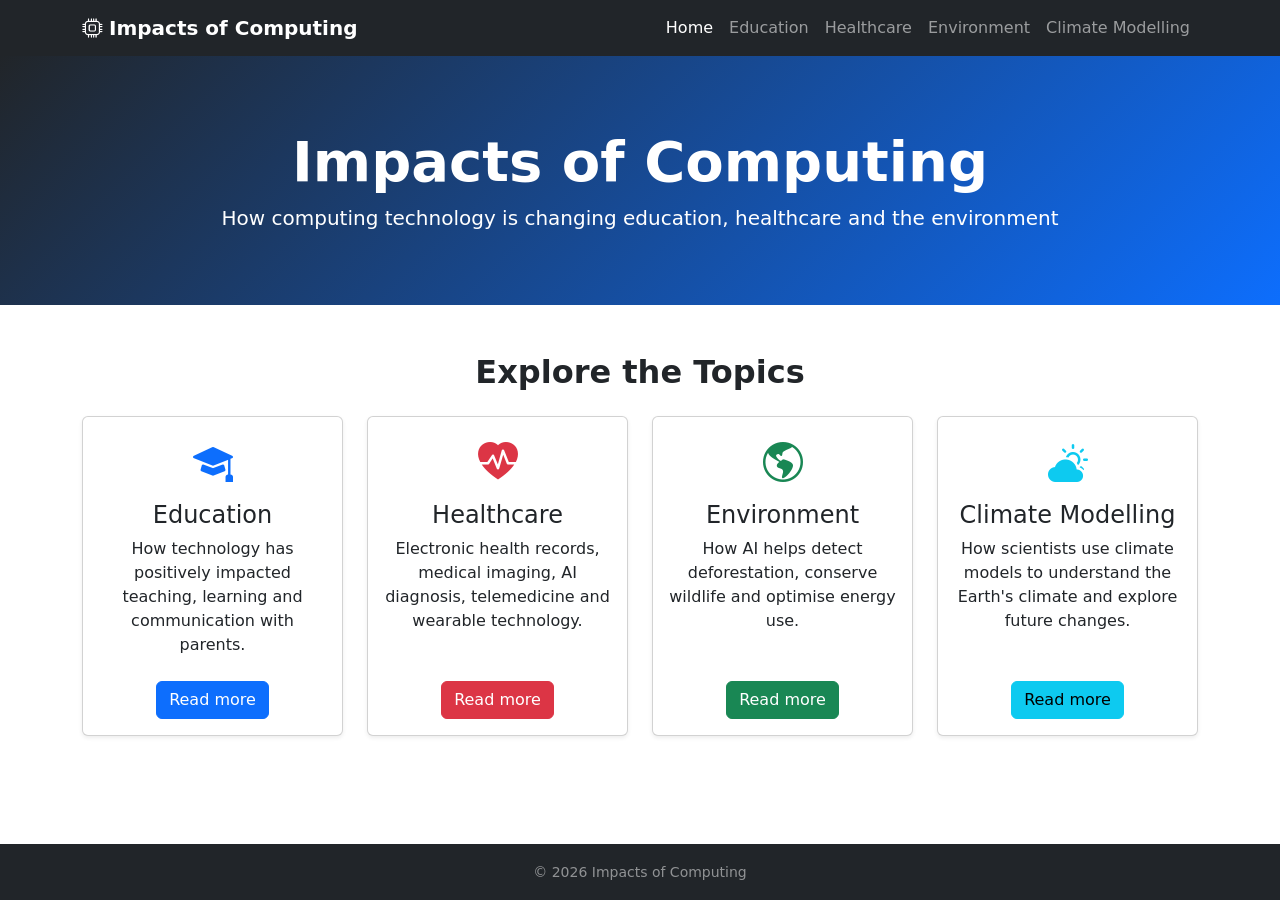
<file: index.html>
<!DOCTYPE html>
<html lang="en">
<head>
  <meta charset="UTF-8">
  <meta name="viewport" content="width=device-width, initial-scale=1">
  <title>Impacts of Computing</title>
  <link href="https://cdn.jsdelivr.net/npm/bootstrap@5.3.3/dist/css/bootstrap.min.css" rel="stylesheet">
  <link href="https://cdn.jsdelivr.net/npm/bootstrap-icons@1.11.3/font/bootstrap-icons.min.css" rel="stylesheet">
  <link href="css/style.css" rel="stylesheet">
</head>
<body>

  <!-- Navigation -->
  <nav class="navbar navbar-expand-lg navbar-dark bg-dark sticky-top">
    <div class="container">
      <a class="navbar-brand fw-bold" href="index.html">
        <i class="bi bi-cpu"></i> Impacts of Computing
      </a>
      <button class="navbar-toggler" type="button" data-bs-toggle="collapse" data-bs-target="#mainNav"
        aria-controls="mainNav" aria-expanded="false" aria-label="Toggle navigation">
        <span class="navbar-toggler-icon"></span>
      </button>
      <div class="collapse navbar-collapse" id="mainNav">
        <ul class="navbar-nav ms-auto">
          <li class="nav-item"><a class="nav-link active" aria-current="page" href="index.html">Home</a></li>
          <li class="nav-item"><a class="nav-link" href="Impacts%20on%20Education.html">Education</a></li>
          <li class="nav-item"><a class="nav-link" href="ImpactsOnHealthcare.html">Healthcare</a></li>
          <li class="nav-item"><a class="nav-link" href="environment.html">Environment</a></li>
          <li class="nav-item"><a class="nav-link" href="Climate%20Modelling.html">Climate Modelling</a></li>
        </ul>
      </div>
    </div>
  </nav>

  <!-- Hero -->
  <header class="hero text-white text-center py-5">
    <div class="container py-4">
      <h1 class="display-4 fw-bold">Impacts of Computing</h1>
      <p class="lead mb-0">How computing technology is changing education, healthcare and the environment</p>
    </div>
  </header>

  <main>

    <!-- Topics -->
    <section class="py-5">
      <div class="container">
        <h2 class="fw-bold text-center mb-4">Explore the Topics</h2>
        <div class="row g-4">

          <div class="col-md-6 col-lg-3">
            <div class="card card-hover h-100 shadow-sm text-center">
              <div class="card-body">
                <i class="bi bi-mortarboard-fill topic-icon text-primary"></i>
                <h3 class="h4 card-title mt-2">Education</h3>
                <p class="card-text">How technology has positively impacted teaching, learning and communication with parents.</p>
              </div>
              <div class="card-footer bg-transparent border-0 pb-3">
                <a href="Impacts%20on%20Education.html" class="btn btn-primary">Read more</a>
              </div>
            </div>
          </div>

          <div class="col-md-6 col-lg-3">
            <div class="card card-hover h-100 shadow-sm text-center">
              <div class="card-body">
                <i class="bi bi-heart-pulse-fill topic-icon text-danger"></i>
                <h3 class="h4 card-title mt-2">Healthcare</h3>
                <p class="card-text">Electronic health records, medical imaging, AI diagnosis, telemedicine and wearable technology.</p>
              </div>
              <div class="card-footer bg-transparent border-0 pb-3">
                <a href="ImpactsOnHealthcare.html" class="btn btn-danger">Read more</a>
              </div>
            </div>
          </div>

          <div class="col-md-6 col-lg-3">
            <div class="card card-hover h-100 shadow-sm text-center">
              <div class="card-body">
                <i class="bi bi-globe-americas topic-icon text-success"></i>
                <h3 class="h4 card-title mt-2">Environment</h3>
                <p class="card-text">How AI helps detect deforestation, conserve wildlife and optimise energy use.</p>
              </div>
              <div class="card-footer bg-transparent border-0 pb-3">
                <a href="environment.html" class="btn btn-success">Read more</a>
              </div>
            </div>
          </div>

          <div class="col-md-6 col-lg-3">
            <div class="card card-hover h-100 shadow-sm text-center">
              <div class="card-body">
                <i class="bi bi-cloud-sun-fill topic-icon text-info"></i>
                <h3 class="h4 card-title mt-2">Climate Modelling</h3>
                <p class="card-text">How scientists use climate models to understand the Earth's climate and explore future changes.</p>
              </div>
              <div class="card-footer bg-transparent border-0 pb-3">
                <a href="Climate%20Modelling.html" class="btn btn-info">Read more</a>
              </div>
            </div>
          </div>



        </div>
      </div>
    </section>

  </main>

  <!-- Footer -->
  <footer class="bg-dark text-white-50 text-center py-3">
    <small>&copy; 2026 Impacts of Computing</small>
  </footer>

  <script src="https://cdn.jsdelivr.net/npm/bootstrap@5.3.3/dist/js/bootstrap.bundle.min.js"></script>
</body>
</html>
</file>
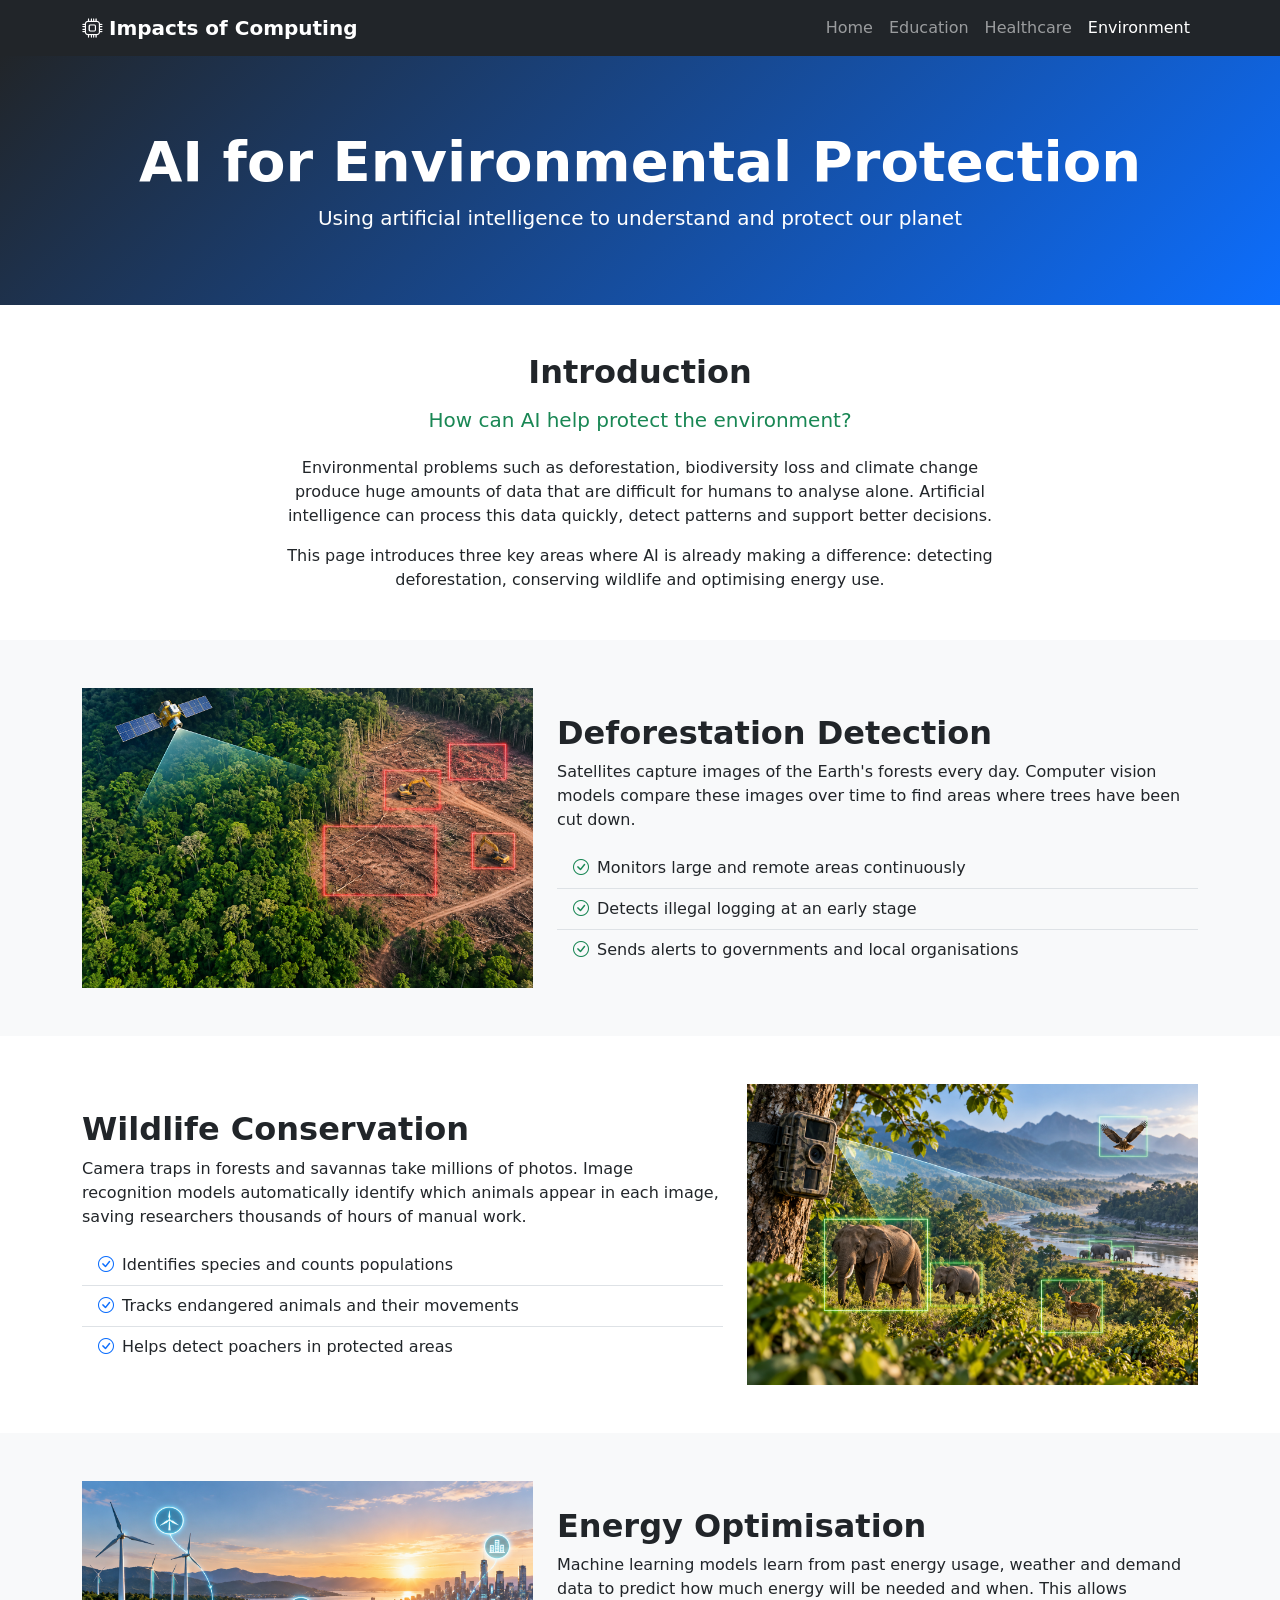
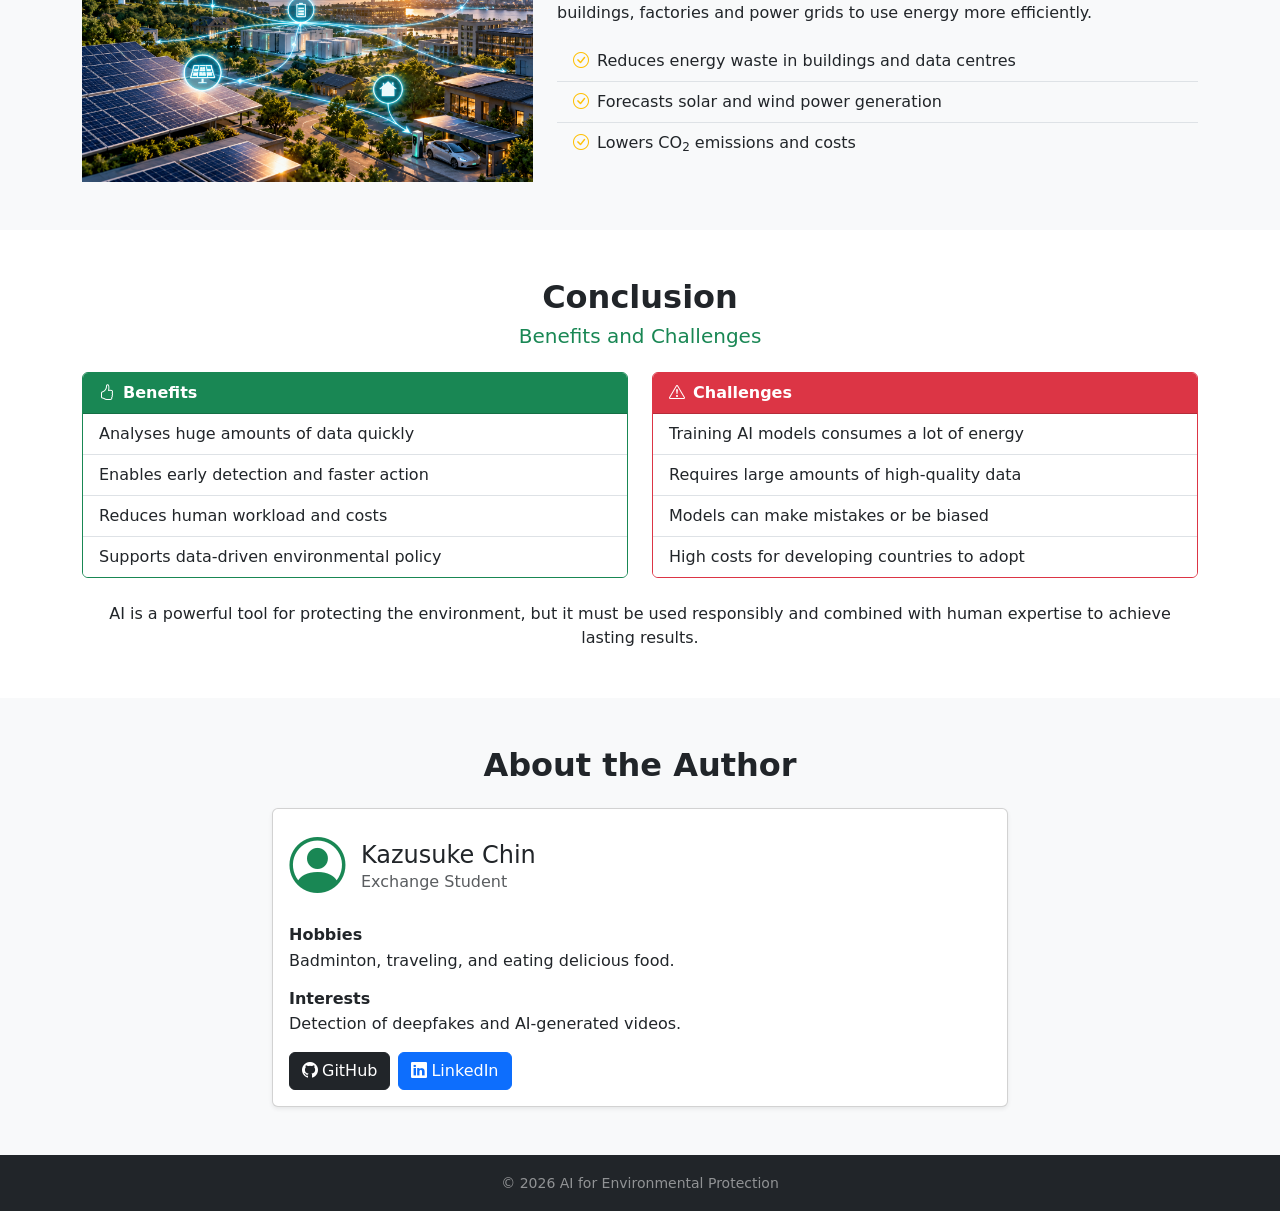
<file: environment.html>
<!DOCTYPE html>
<html lang="en">
<head>
  <meta charset="UTF-8">
  <meta name="viewport" content="width=device-width, initial-scale=1">
  <title>AI for Environmental Protection</title>
  <link href="https://cdn.jsdelivr.net/npm/bootstrap@5.3.3/dist/css/bootstrap.min.css" rel="stylesheet">
  <link href="https://cdn.jsdelivr.net/npm/bootstrap-icons@1.11.3/font/bootstrap-icons.min.css" rel="stylesheet">
  <link href="css/style.css" rel="stylesheet">
</head>
<body>

  <!-- Navigation -->
  <nav class="navbar navbar-expand-lg navbar-dark bg-dark sticky-top">
    <div class="container">
      <a class="navbar-brand fw-bold" href="index.html">
        <i class="bi bi-cpu"></i> Impacts of Computing
      </a>
      <button class="navbar-toggler" type="button" data-bs-toggle="collapse" data-bs-target="#mainNav"
        aria-controls="mainNav" aria-expanded="false" aria-label="Toggle navigation">
        <span class="navbar-toggler-icon"></span>
      </button>
      <div class="collapse navbar-collapse" id="mainNav">
        <ul class="navbar-nav ms-auto">
          <li class="nav-item"><a class="nav-link" href="index.html">Home</a></li>
          <li class="nav-item"><a class="nav-link" href="Impacts%20on%20Education.html">Education</a></li>
          <li class="nav-item"><a class="nav-link" href="ImpactsOnHealthcare.html">Healthcare</a></li>
          <li class="nav-item"><a class="nav-link active" aria-current="page" href="environment.html">Environment</a></li>
        </ul>
      </div>
    </div>
  </nav>

  <!-- Hero -->
  <header class="hero text-white text-center py-5">
    <div class="container py-4">
      <h1 class="display-4 fw-bold">AI for Environmental Protection</h1>
      <p class="lead mb-0">Using artificial intelligence to understand and protect our planet</p>
    </div>
  </header>

  <main>

    <!-- Introduction -->
    <section id="introduction" class="py-5">
      <div class="container">
        <div class="row justify-content-center">
          <div class="col-lg-8 text-center">
            <h2 class="fw-bold mb-3">Introduction</h2>
            <h5 class="text-success mb-4">How can AI help protect the environment?</h5>
            <p>
              Environmental problems such as deforestation, biodiversity loss and climate change
              produce huge amounts of data that are difficult for humans to analyse alone.
              Artificial intelligence can process this data quickly, detect patterns and support
              better decisions.
            </p>
            <p class="mb-0">
              This page introduces three key areas where AI is already making a difference:
              detecting deforestation, conserving wildlife and optimising energy use.
            </p>
          </div>
        </div>
      </div>
    </section>

    <!-- Deforestation Detection -->
    <section id="deforestation" class="py-5 bg-light">
      <div class="container">
        <div class="row align-items-center g-4">
          <div class="col-md-5 text-center">
            <img src="img/deforestation.png" alt="Deforestation" class="img-fluid">
          </div>
          <div class="col-md-7">
            <h2 class="fw-bold mt-2">Deforestation Detection</h2>
            <p>
              Satellites capture images of the Earth's forests every day. Computer vision models
              compare these images over time to find areas where trees have been cut down.
            </p>
            <ul class="list-group list-group-flush">
              <li class="list-group-item bg-transparent"><i class="bi bi-check-circle text-success me-2"></i>Monitors large and remote areas continuously</li>
              <li class="list-group-item bg-transparent"><i class="bi bi-check-circle text-success me-2"></i>Detects illegal logging at an early stage</li>
              <li class="list-group-item bg-transparent"><i class="bi bi-check-circle text-success me-2"></i>Sends alerts to governments and local organisations</li>
            </ul>
          </div>
        </div>
      </div>
    </section>

    <!-- Wildlife Conservation -->
    <section id="wildlife" class="py-5">
      <div class="container">
        <div class="row align-items-center g-4 flex-md-row-reverse">
          <div class="col-md-5 text-center">
            <img src="img/wildlife.png" alt="Wildlife" class="img-fluid">
          </div>
          <div class="col-md-7">
            <h2 class="fw-bold mt-2">Wildlife Conservation</h2>
            <p>
              Camera traps in forests and savannas take millions of photos. Image recognition
              models automatically identify which animals appear in each image, saving
              researchers thousands of hours of manual work.
            </p>
            <ul class="list-group list-group-flush">
              <li class="list-group-item"><i class="bi bi-check-circle text-primary me-2"></i>Identifies species and counts populations</li>
              <li class="list-group-item"><i class="bi bi-check-circle text-primary me-2"></i>Tracks endangered animals and their movements</li>
              <li class="list-group-item"><i class="bi bi-check-circle text-primary me-2"></i>Helps detect poachers in protected areas</li>
            </ul>
          </div>
        </div>
      </div>
    </section>

    <!-- Energy Optimisation -->
    <section id="energy" class="py-5 bg-light">
      <div class="container">
        <div class="row align-items-center g-4">
          <div class="col-md-5 text-center">
            <img src="img/energy.png" alt="Energy" class="img-fluid">
          </div>
          <div class="col-md-7">
            <h2 class="fw-bold mt-2">Energy Optimisation</h2>
            <p>
              Machine learning models learn from past energy usage, weather and demand data to
              predict how much energy will be needed and when. This allows buildings, factories
              and power grids to use energy more efficiently.
            </p>
            <ul class="list-group list-group-flush">
              <li class="list-group-item bg-transparent"><i class="bi bi-check-circle text-warning me-2"></i>Reduces energy waste in buildings and data centres</li>
              <li class="list-group-item bg-transparent"><i class="bi bi-check-circle text-warning me-2"></i>Forecasts solar and wind power generation</li>
              <li class="list-group-item bg-transparent"><i class="bi bi-check-circle text-warning me-2"></i>Lowers CO<sub>2</sub> emissions and costs</li>
            </ul>
          </div>
        </div>
      </div>
    </section>

    <!-- Conclusion -->
    <section id="conclusion" class="py-5">
      <div class="container">
        <div class="text-center mb-4">
          <h2 class="fw-bold">Conclusion</h2>
          <h5 class="text-success">Benefits and Challenges</h5>
        </div>
        <div class="row g-4">
          <div class="col-md-6">
            <div class="card h-100 border-success">
              <div class="card-header bg-success text-white fw-bold">
                <i class="bi bi-hand-thumbs-up me-2"></i>Benefits
              </div>
              <ul class="list-group list-group-flush">
                <li class="list-group-item">Analyses huge amounts of data quickly</li>
                <li class="list-group-item">Enables early detection and faster action</li>
                <li class="list-group-item">Reduces human workload and costs</li>
                <li class="list-group-item">Supports data-driven environmental policy</li>
              </ul>
            </div>
          </div>
          <div class="col-md-6">
            <div class="card h-100 border-danger">
              <div class="card-header bg-danger text-white fw-bold">
                <i class="bi bi-exclamation-triangle me-2"></i>Challenges
              </div>
              <ul class="list-group list-group-flush">
                <li class="list-group-item">Training AI models consumes a lot of energy</li>
                <li class="list-group-item">Requires large amounts of high-quality data</li>
                <li class="list-group-item">Models can make mistakes or be biased</li>
                <li class="list-group-item">High costs for developing countries to adopt</li>
              </ul>
            </div>
          </div>
        </div>
        <p class="text-center mt-4 mb-0">
          AI is a powerful tool for protecting the environment, but it must be used responsibly
          and combined with human expertise to achieve lasting results.
        </p>
      </div>
    </section>

    <!-- Author -->
    <section id="author" class="py-5 bg-light">
      <div class="container">
        <h2 class="fw-bold text-center mb-4">About the Author</h2>
        <div class="row justify-content-center">
          <div class="col-lg-8">
            <div class="card shadow-sm">
              <div class="card-body">
                <div class="d-flex align-items-center mb-3">
                  <i class="bi bi-person-circle author-icon text-success me-3"></i>
                  <div>
                    <h4 class="card-title mb-0">Kazusuke Chin</h4>
                    <p class="text-muted mb-0">Exchange Student</p>
                  </div>
                </div>
                <h6 class="fw-bold mb-1">Hobbies</h6>
                <p class="card-text">Badminton, traveling, and eating delicious food.</p>
                <h6 class="fw-bold mb-1">Interests</h6>
                <p class="card-text">Detection of deepfakes and AI-generated videos.</p>

                <div class="d-flex flex-wrap gap-2">
                  <a href="https://github.com/kazusukechin" class="btn btn-dark" target="_blank" rel="noopener noreferrer">
                    <i class="bi bi-github me-1"></i>GitHub
                  </a>
                  <a href="https://www.linkedin.com/in/kazusuke-chin-819ba3314/" class="btn btn-primary" target="_blank" rel="noopener noreferrer">
                    <i class="bi bi-linkedin me-1"></i>LinkedIn
                  </a>
                </div>
              </div>
            </div>
          </div>
        </div>
      </div>
    </section>

  </main>

  <!-- Footer -->
  <footer class="bg-dark text-white-50 text-center py-3">
    <small>&copy; 2026 AI for Environmental Protection</small>
  </footer>

  <script src="https://cdn.jsdelivr.net/npm/bootstrap@5.3.3/dist/js/bootstrap.bundle.min.js"></script>
</body>
</html>
</file>
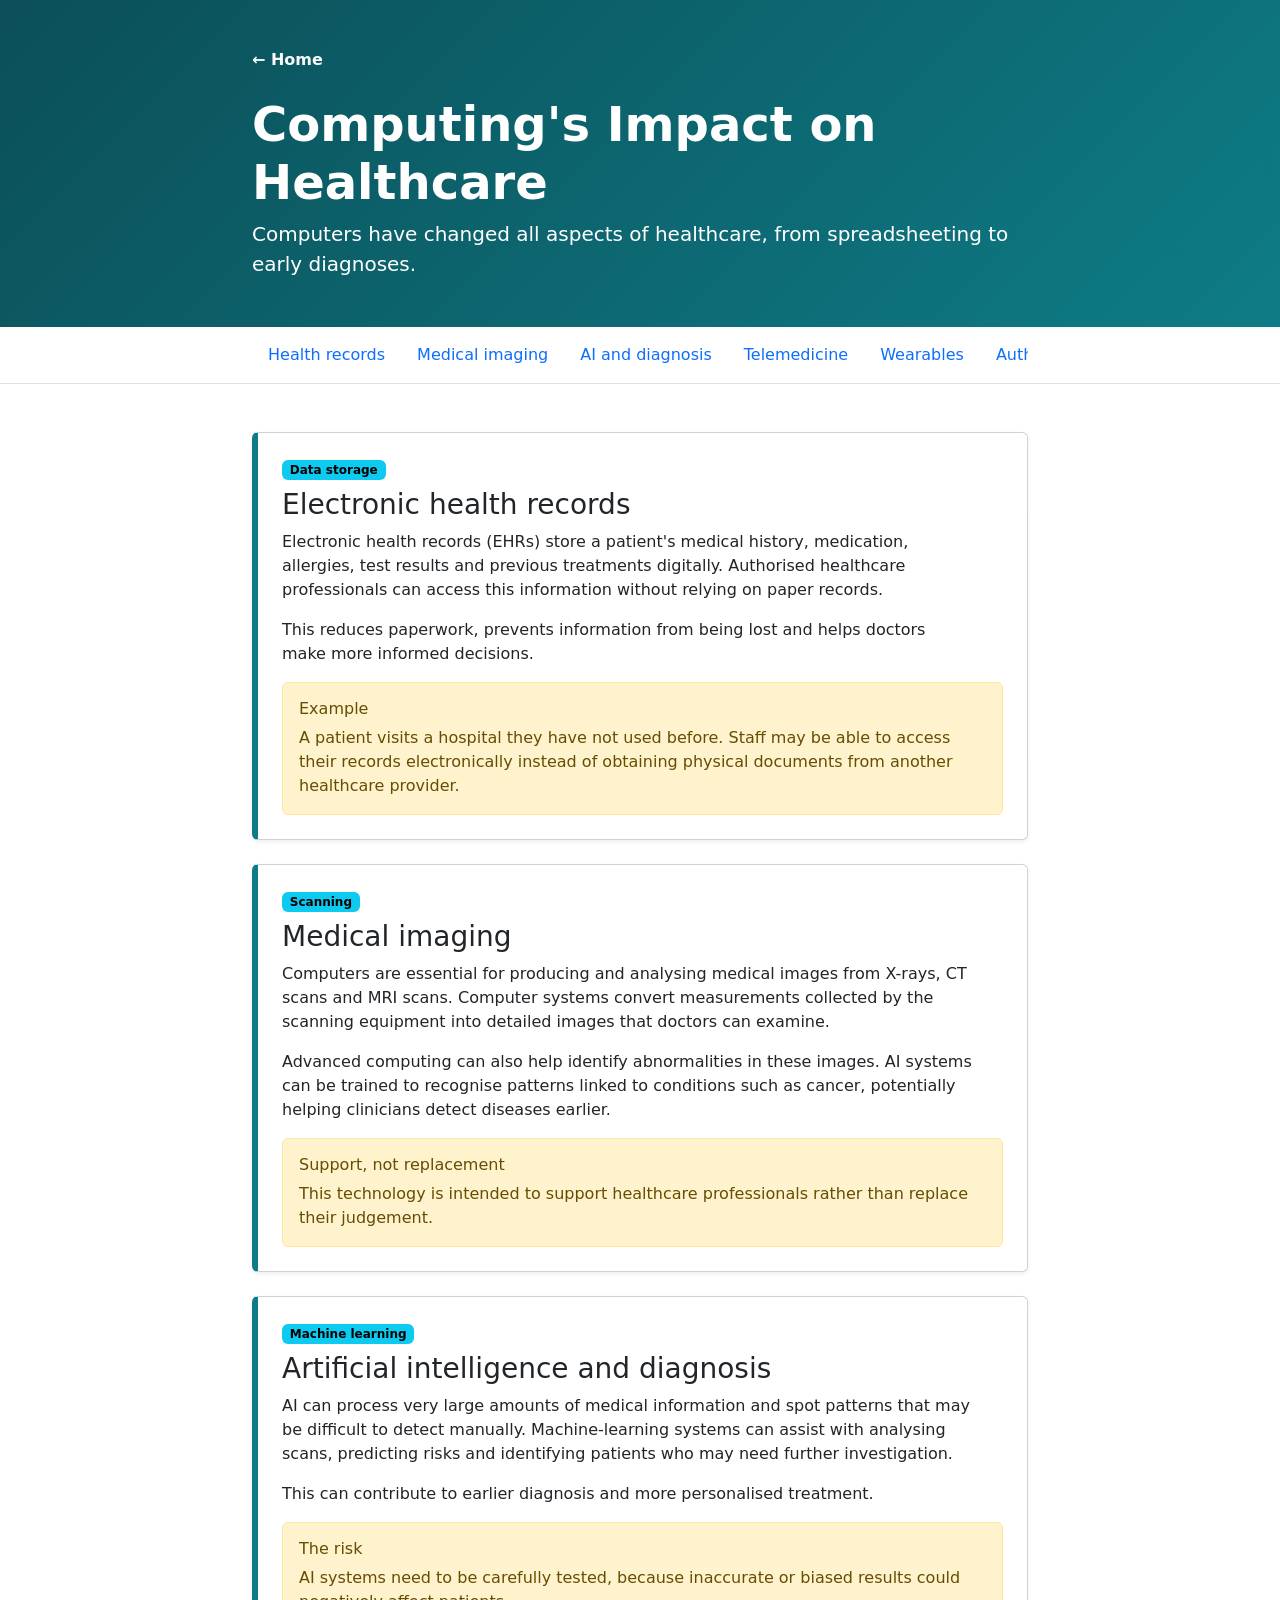
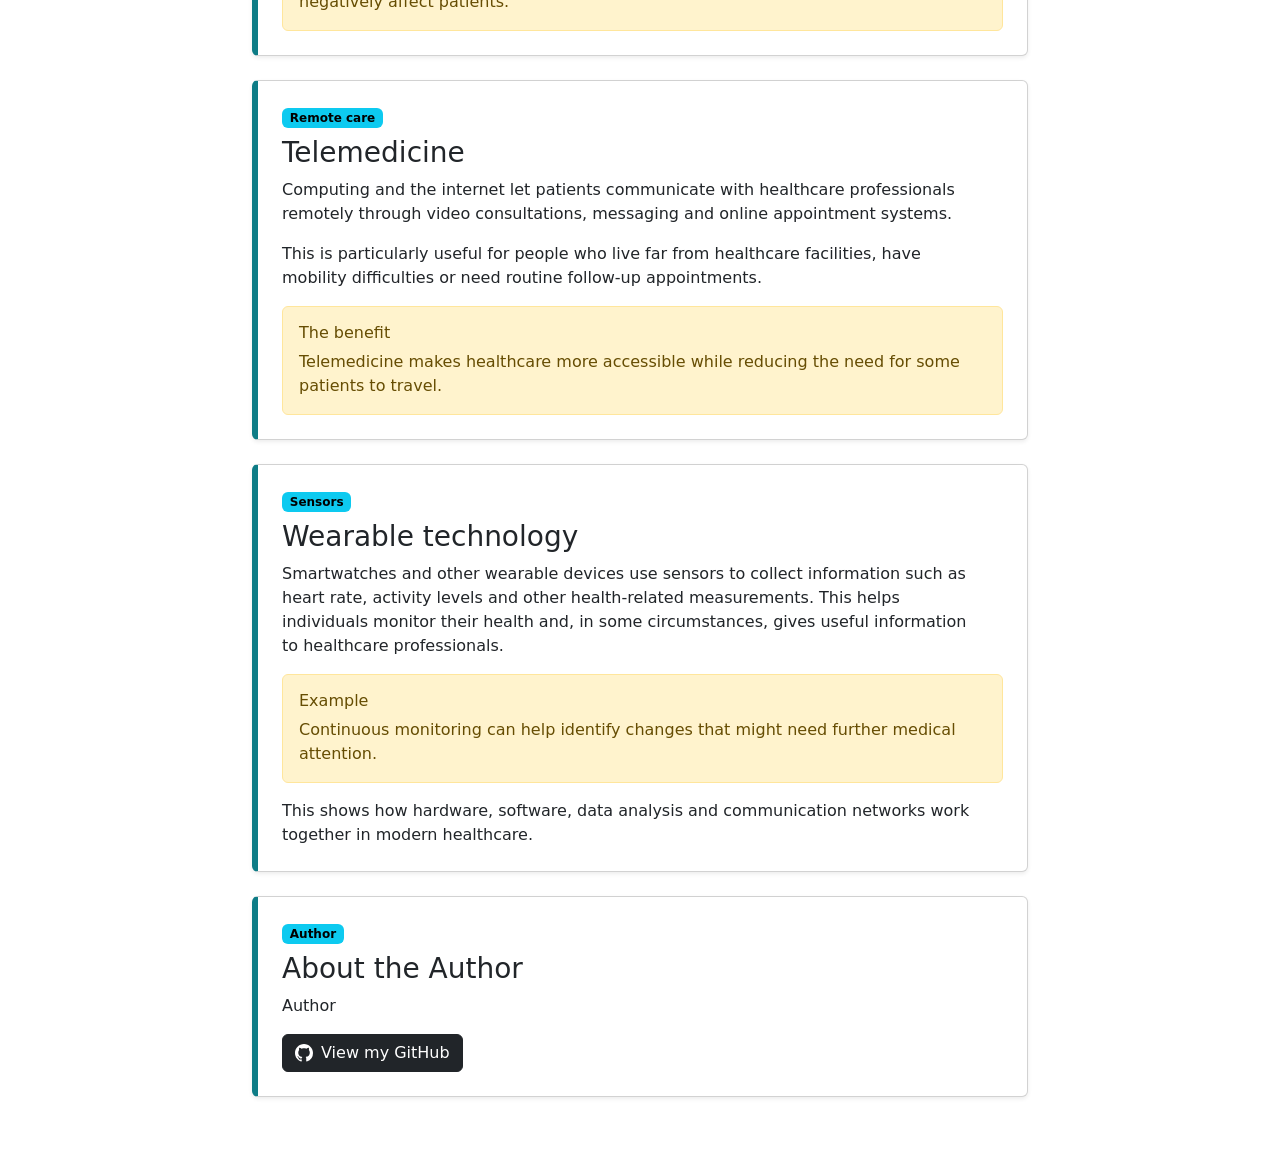
<file: ImpactsOnHealthcare.html>
<!DOCTYPE html>
<html lang="en">
<head>
    <meta charset="utf-8">
    <meta http-equiv="X-UA-Compatible" content="IE=edge">
    <meta name="viewport" content="width=device-width, initial-scale=1">
    <meta name="description" content="How computing has changed healthcare, from electronic records to wearable technology.">
    <title>Impacts on Healthcare</title>
    <link href="https://cdn.jsdelivr.net/npm/bootstrap@5.3.3/dist/css/bootstrap.min.css" rel="stylesheet">
    <style>
        @media (prefers-reduced-motion: no-preference) { html { scroll-behavior: smooth; } }
        section { scroll-margin-top: 5rem; }
        main { padding-bottom: 40vh !important; }
        .hero { background: linear-gradient(135deg, #0b4f58, #0e7c86); }
        .card { border-left: 6px solid #0e7c86; }
        .card p { max-width: 68ch; }
    </style>
    <script>
        // Match Bootstrap's theme to the viewer's light/dark setting
        document.documentElement.setAttribute('data-bs-theme',
            window.matchMedia('(prefers-color-scheme: dark)').matches ? 'dark' : 'light');
    </script>
</head>
<body>
    <header class="hero text-white py-5">
        <div class="container" style="max-width: 800px;">
            <a href="index.html" class="link-light fw-semibold text-decoration-none d-inline-block mb-4">&larr; Home</a>
            <h1 class="display-5 fw-bold">Computing's Impact on Healthcare</h1>
            <p class="lead mb-0">Computers have changed all aspects of healthcare, from spreadsheeting to early diagnoses.</p>
        </div>
    </header>

    <nav id="topic-nav" class="navbar sticky-top bg-body border-bottom">
        <div class="container" style="max-width: 800px;">
            <ul class="nav nav-pills flex-nowrap overflow-auto w-100">
                <li class="nav-item"><a class="nav-link text-nowrap" href="#ehr">Health records</a></li>
                <li class="nav-item"><a class="nav-link text-nowrap" href="#imaging">Medical imaging</a></li>
                <li class="nav-item"><a class="nav-link text-nowrap" href="#ai">AI and diagnosis</a></li>
                <li class="nav-item"><a class="nav-link text-nowrap" href="#telemedicine">Telemedicine</a></li>
                <li class="nav-item"><a class="nav-link text-nowrap" href="#wearables">Wearables</a></li>
                <li class="nav-item"><a class="nav-link text-nowrap" href="#author">Author</a></li>
            </ul>
        </div>
    </nav>

    <main class="container py-5" style="max-width: 800px;">

        <section id="ehr" class="mb-4">
            <div class="card shadow-sm"><div class="card-body p-4">
                <span class="badge text-bg-info mb-2">Data storage</span>
                <h2 class="h3 card-title">Electronic health records</h2>
                <p>Electronic health records (EHRs) store a patient's medical history, medication, allergies, test results and previous treatments digitally. Authorised healthcare professionals can access this information without relying on paper records.</p>
                <p>This reduces paperwork, prevents information from being lost and helps doctors make more informed decisions.</p>
                <div class="alert alert-warning mb-0">
                    <h3 class="h6 alert-heading">Example</h3>
                    A patient visits a hospital they have not used before. Staff may be able to access their records electronically instead of obtaining physical documents from another healthcare provider.
                </div>
            </div></div>
        </section>

        <section id="imaging" class="mb-4">
            <div class="card shadow-sm"><div class="card-body p-4">
                <span class="badge text-bg-info mb-2">Scanning</span>
                <h2 class="h3 card-title">Medical imaging</h2>
                <p>Computers are essential for producing and analysing medical images from X-rays, CT scans and MRI scans. Computer systems convert measurements collected by the scanning equipment into detailed images that doctors can examine.</p>
                <p>Advanced computing can also help identify abnormalities in these images. AI systems can be trained to recognise patterns linked to conditions such as cancer, potentially helping clinicians detect diseases earlier.</p>
                <div class="alert alert-warning mb-0">
                    <h3 class="h6 alert-heading">Support, not replacement</h3>
                    This technology is intended to support healthcare professionals rather than replace their judgement.
                </div>
            </div></div>
        </section>

        <section id="ai" class="mb-4">
            <div class="card shadow-sm"><div class="card-body p-4">
                <span class="badge text-bg-info mb-2">Machine learning</span>
                <h2 class="h3 card-title">Artificial intelligence and diagnosis</h2>
                <p>AI can process very large amounts of medical information and spot patterns that may be difficult to detect manually. Machine-learning systems can assist with analysing scans, predicting risks and identifying patients who may need further investigation.</p>
                <p>This can contribute to earlier diagnosis and more personalised treatment.</p>
                <div class="alert alert-warning mb-0">
                    <h3 class="h6 alert-heading">The risk</h3>
                    AI systems need to be carefully tested, because inaccurate or biased results could negatively affect patients.
                </div>
            </div></div>
        </section>

        <section id="telemedicine" class="mb-4">
            <div class="card shadow-sm"><div class="card-body p-4">
                <span class="badge text-bg-info mb-2">Remote care</span>
                <h2 class="h3 card-title">Telemedicine</h2>
                <p>Computing and the internet let patients communicate with healthcare professionals remotely through video consultations, messaging and online appointment systems.</p>
                <p>This is particularly useful for people who live far from healthcare facilities, have mobility difficulties or need routine follow-up appointments.</p>
                <div class="alert alert-warning mb-0">
                    <h3 class="h6 alert-heading">The benefit</h3>
                    Telemedicine makes healthcare more accessible while reducing the need for some patients to travel.
                </div>
            </div></div>
        </section>

        <section id="wearables" class="mb-4">
            <div class="card shadow-sm"><div class="card-body p-4">
                <span class="badge text-bg-info mb-2">Sensors</span>
                <h2 class="h3 card-title">Wearable technology</h2>
                <p>Smartwatches and other wearable devices use sensors to collect information such as heart rate, activity levels and other health-related measurements. This helps individuals monitor their health and, in some circumstances, gives useful information to healthcare professionals.</p>
                <div class="alert alert-warning">
                    <h3 class="h6 alert-heading">Example</h3>
                    Continuous monitoring can help identify changes that might need further medical attention.
                </div>
                <p class="mb-0">This shows how hardware, software, data analysis and communication networks work together in modern healthcare.</p>
            </div></div>
        </section>

        <section id="author" class="mb-4">
            <div class="card shadow-sm"><div class="card-body p-4">
                <span class="badge text-bg-info mb-2">Author</span>
                <h2 class="h3 card-title">About the Author</h2>
                <p>Author</p> <!--who was the author-->
                <a href="https://github.com/AJRThomas"
                class="btn btn-dark d-inline-flex align-items-center gap-2"
                target="_blank" rel="noopener noreferrer">
                    <svg xmlns="http://www.w3.org/2000/svg" width="18" height="18" fill="currentColor" viewBox="0 0 16 16" aria-hidden="true">
                        <path d="M8 0C3.58 0 0 3.58 0 8c0 3.54 2.29 6.53 5.47 7.59.4.07.55-.17.55-.38 0-.19-.01-.82-.01-1.49-2.01.37-2.53-.49-2.69-.94-.09-.23-.48-.94-.82-1.13-.28-.15-.68-.52-.01-.53.63-.01 1.08.58 1.23.82.72 1.21 1.87.87 2.33.66.07-.52.28-.87.51-1.07-1.78-.2-3.64-.89-3.64-3.95 0-.87.31-1.59.82-2.15-.08-.2-.36-1.02.08-2.12 0 0 .67-.21 2.2.82.64-.18 1.32-.27 2-.27s1.36.09 2 .27c1.53-1.04 2.2-.82 2.2-.82.44 1.1.16 1.92.08 2.12.51.56.82 1.27.82 2.15 0 3.07-1.87 3.75-3.65 3.95.29.25.54.73.54 1.48 0 1.07-.01 1.93-.01 2.2 0 .21.15.46.55.38A8.01 8.01 0 0 0 16 8c0-4.42-3.58-8-8-8z"/>
                    </svg>
                    View my GitHub
                </a>
            </div></div>
        </section>

    </main>

    <script src="https://cdn.jsdelivr.net/npm/bootstrap@5.3.3/dist/js/bootstrap.bundle.min.js"></script>
    <script>
        // Highlight the nav pill stuff 
        (function () {
            var links = Array.prototype.slice.call(document.querySelectorAll('#topic-nav .nav-link'));
            var sections = links.map(function (a) {
                return document.querySelector(a.getAttribute('href'));
            });

            function setActive(index) {
                links.forEach(function (a, i) { a.classList.toggle('active', i === index); });
            }

            function update() {
                var current = -1;
                sections.forEach(function (s, i) {
                    if (s.getBoundingClientRect().top <= 120) current = i;
                });
                setActive(current);
            }

            window.addEventListener('scroll', update, { passive: true });
            window.addEventListener('resize', update);
            links.forEach(function (a, i) {
                a.addEventListener('click', function () { setActive(i); });
            });
            update();
        })();
    </script>
</body>
</html>
</file>
<file: css/style.css>
/* Common styles shared by all pages. Load after Bootstrap. */

:root {
  --site-dark: #212529;
  --site-primary: #0d6efd;
  /* Pages can override this to give their hero a different colour */
  --hero-gradient: linear-gradient(135deg, var(--site-dark) 0%, var(--site-primary) 100%);
}

/* Keep anchor targets visible below the sticky navbar */
html {
  scroll-padding-top: 70px;
}

body {
  display: flex;
  flex-direction: column;
  min-height: 100vh;
}

main {
  flex: 1;
}

/* Hero header */
.hero {
  background: var(--hero-gradient);
}

/* Large icons used on cards and sections */
.topic-icon,
.section-icon {
  font-size: 2.5rem;
}

.author-icon {
  font-size: 3.5rem;
}

/* Cards lift slightly on hover */
.card-hover {
  transition: transform 0.2s ease, box-shadow 0.2s ease;
}

.card-hover:hover {
  transform: translateY(-4px);
  box-shadow: 0 0.5rem 1rem rgba(0, 0, 0, 0.15) !important;
}
</file>
